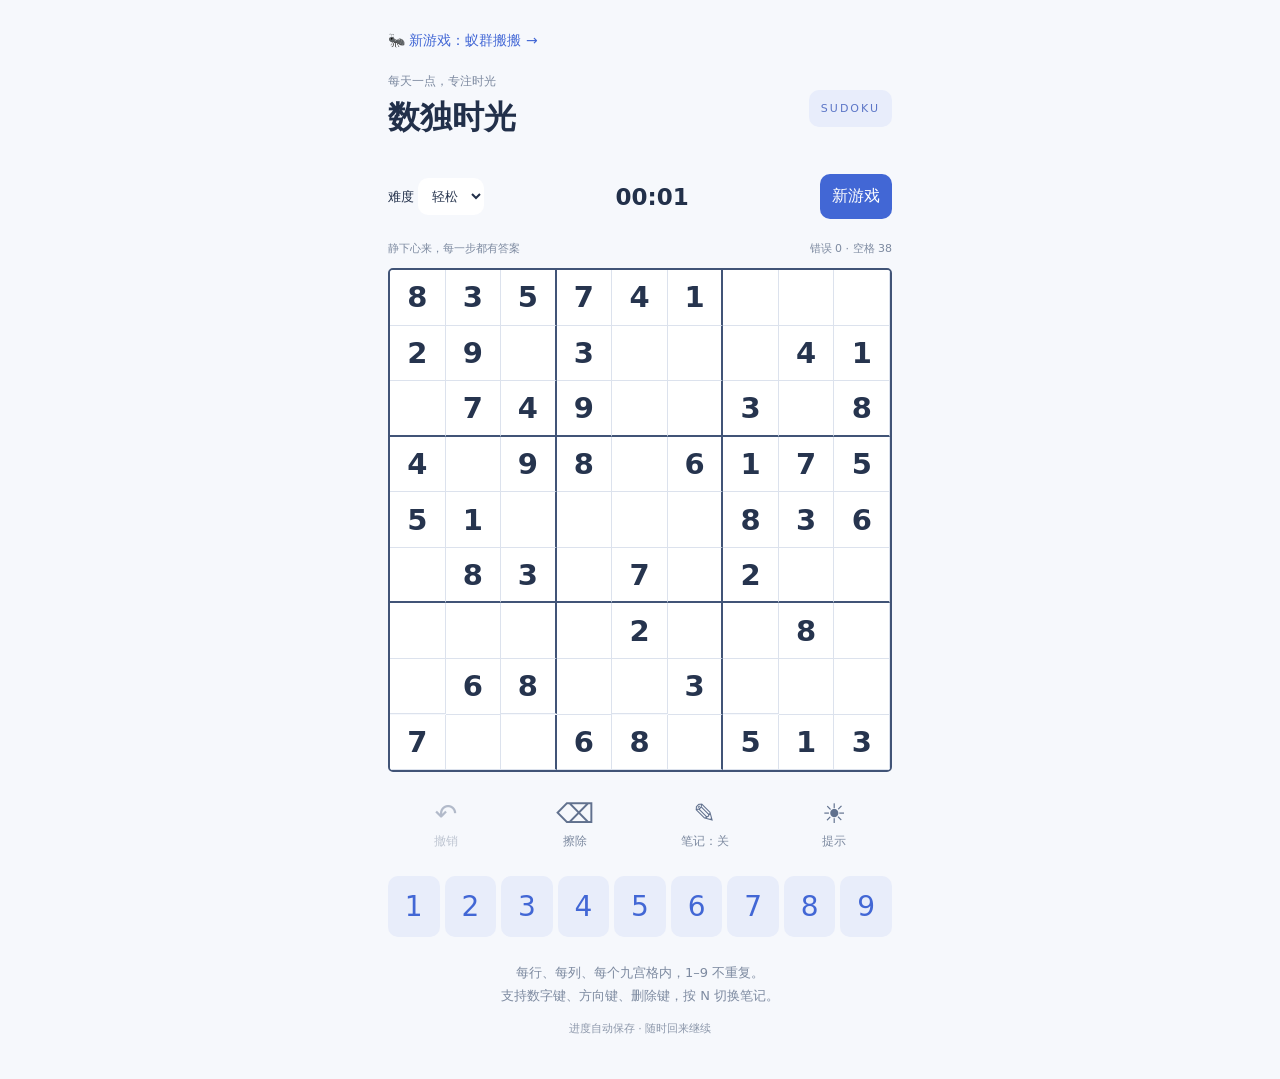
<file: index.html>
<!doctype html><html lang="zh-CN"><head><meta charset="utf-8"><meta name="viewport" content="width=device-width,initial-scale=1"><title>数独时光</title><link rel="stylesheet" href="style.css"><script src="utils/sudoku.js" defer></script><script src="web.js" defer></script></head><body><main><a href="colony/" style="display:block;margin-bottom:20px;color:#4267d5;font-size:14px;text-decoration:none">🐜 新游戏：蚁群搬搬 →</a><header><div><small>每天一点，专注时光</small><h1>数独时光</h1></div><span class="badge">SUDOKU</span></header><section class="toolbar"><label>难度 <select id="difficulty"><option value="0">轻松</option><option value="1">进阶</option><option value="2">挑战</option></select></label><time id="timer">00:00</time><button id="new">新游戏</button></section><p class="stats"><span id="status" role="status"></span><span id="stats"></span></p><div id="board" aria-label="数独棋盘"></div><div class="actions"><button id="undo">↶<small>撤销</small></button><button id="erase">⌫<small>擦除</small></button><button id="notes" aria-pressed="false">✎<small>笔记：关</small></button><button id="hint">☀<small>提示</small></button></div><div id="keyboard" aria-label="数字输入"></div><p class="tip">每行、每列、每个九宫格内，1–9 不重复。<br>支持数字键、方向键、删除键，按 N 切换笔记。</p><p id="saved">进度自动保存 · 随时回来继续</p></main></body></html>
</file>
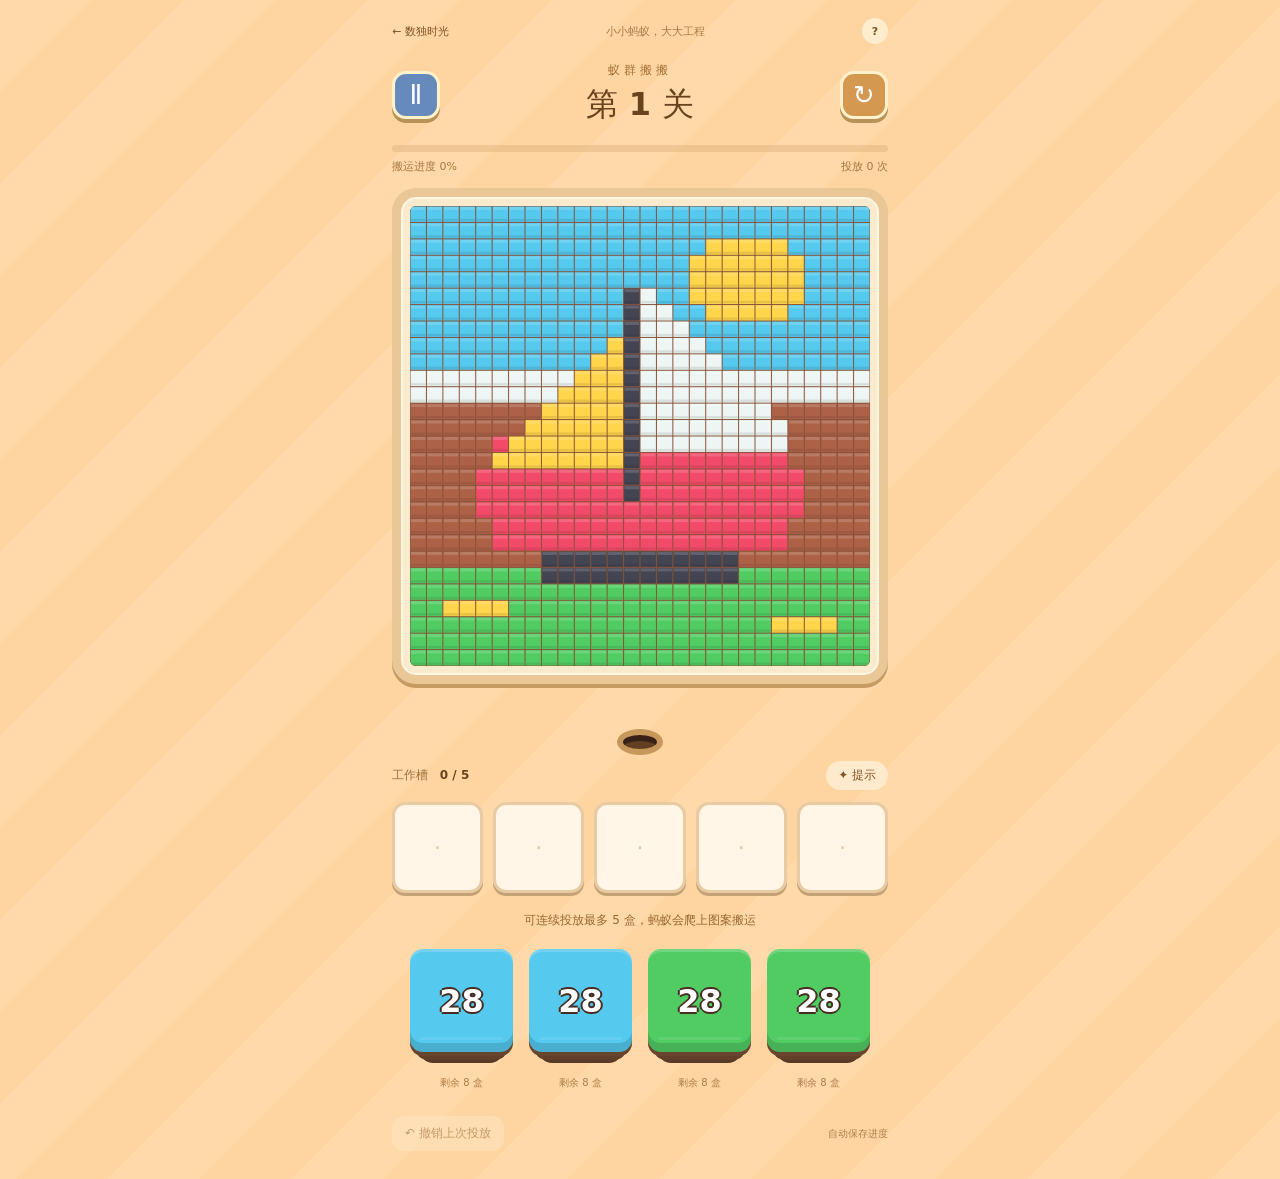
<file: colony/index.html>
<!doctype html>
<html lang="zh-CN"><head><meta charset="utf-8"><meta name="viewport" content="width=device-width,initial-scale=1"><meta name="theme-color" content="#ffdab0"><title>蚁群搬搬 · 像素消除</title><link rel="stylesheet" href="style.css"><script src="engine.js" defer></script><script src="game.js" defer></script></head>
<body><main><canvas id="swarm" aria-hidden="true"></canvas>
<nav><a href="../index.html">← 数独时光</a><span>小小蚂蚁，大大工程</span><button id="help" aria-label="游戏说明">?</button></nav>
<header><button id="pause" aria-label="暂停游戏">Ⅱ</button><div><p>蚁群搬搬</p><h1>第 <span id="level">1</span> 关</h1></div><button id="restart" aria-label="重新开始">↻</button></header>
<div class="progress"><div id="progress-fill"></div></div><p class="progress-caption"><span id="progress-text">搬运进度 0%</span><span id="moves">投放 0 次</span></p>
<section class="frame"><canvas id="picture" aria-label="待搬运的彩色像素图案"></canvas><div id="overlay" hidden><h2 id="overlay-title"></h2><p id="overlay-text"></p><button id="overlay-action">继续</button></div></section>
<div class="trail"><canvas id="ants" aria-hidden="true"></canvas><div class="nest"></div></div>
<div class="slot-heading"><span>工作槽 <strong id="slot-count">0 / 5</strong></span><button id="hint">✦ 提示</button></div><div id="slots" aria-label="五个工作槽"></div>
<p id="message" role="status">可连续投放最多 5 盒，蚂蚁会爬上图案搬运</p>
<section id="stacks" aria-label="待投放的方块"></section>
<footer><button id="undo">↶ 撤销上次投放</button><span id="save-status">自动保存进度</span></footer>
<dialog id="instructions"><h2>蚁群搬搬</h2><p>点击每列最上面的方块，把它放进工作槽。数字代表它能搬走的同色像素数量。</p><p>蚂蚁从洞里出发，搬走图案边缘或与空白相邻的同色像素，再带回洞里。搬空一盒就会腾出槽位；5 个槽都满且无法搬运时，本局失败。</p><p>清空图案即可过关。先观察露在外面的颜色，再选择方块！操作失误可以撤销上一次投放。</p><button id="close-help">知道了</button></dialog>
</main></body></html>
</file>
<file: style.css>
*{box-sizing:border-box}body{margin:0;background:#f6f8fc;color:#22304a;font-family:system-ui,sans-serif}main{max-width:540px;margin:auto;padding:32px 18px}header,.toolbar,.stats{display:flex;justify-content:space-between;align-items:center}header{margin-bottom:28px}small{font-size:12px;color:#7d8aa0}h1{font-size:32px;margin:6px 0}.badge{background:#e8edfb;color:#5c76c7;border-radius:10px;padding:12px;font-size:11px;letter-spacing:2px}button,select{font:inherit;cursor:pointer;border:0;border-radius:10px;touch-action:manipulation}button:focus-visible,select:focus-visible{outline:3px solid #e3a63a;outline-offset:-3px}button:disabled{opacity:.45;cursor:default}select{padding:10px;background:white;color:#22304a}.toolbar label{font-size:13px}time{font-size:23px;font-weight:600;font-variant-numeric:tabular-nums}#new{background:#4267d5;color:white;padding:12px}.stats{font-size:11px;color:#7d8aa0;margin:22px 0 12px;gap:8px}#board{display:grid;grid-template-columns:repeat(9,minmax(0,1fr));border:2px solid #415477;border-radius:5px;overflow:hidden}.cell{aspect-ratio:1;min-width:0;border-radius:0;background:white;color:#4267d5;border-right:1px solid #dce2ed;border-bottom:1px solid #dce2ed;font-size:clamp(20px,5vw,29px);padding:0;display:flex;align-items:center;justify-content:center}.fixed{color:#26344e;font-weight:600}.related{background:#f0f3fb}.same{background:#e0e8fc}.selected{background:#c7d6ff;box-shadow:inset 0 0 0 2px #4267d5}.error{color:#c22c47;background:#fff0f2}.box-right{border-right:2px solid #415477}.box-bottom{border-bottom:2px solid #415477}.note-grid{display:grid;grid-template-columns:repeat(3,1fr);width:100%;height:100%;padding:2px}.note-grid span{font-size:clamp(8px,2vw,11px);align-self:center;color:#61718e}.actions{display:flex;justify-content:space-between;margin:18px 0}.actions button{width:23%;background:transparent;color:#61718e;font-size:27px;padding:8px 0}.actions small{display:block;margin-top:4px}.actions .active{background:#e4ebff;color:#4267d5}#keyboard{display:grid;grid-template-columns:repeat(9,minmax(0,1fr));gap:5px}#keyboard button{background:#e8edfa;color:#4267d5;font-size:clamp(20px,5vw,28px);padding:14px 0}.tip{text-align:center;font-size:13px;color:#7d8aa0;line-height:1.8;margin-top:24px}#saved{text-align:center;font-size:11px;color:#8d98ab}@media(max-width:360px){main{padding:22px 10px}.stats{font-size:10px}#keyboard{gap:3px}}
</file>
<file: colony/style.css>
:root{font-family:system-ui,-apple-system,sans-serif;color:#68431e;background:#ffd7a4;font-synthesis:none}*{box-sizing:border-box}body{margin:0;background:repeating-linear-gradient(135deg,#ffffff0d 0 65px,#dba14e0a 65px 130px);min-height:100vh}main{max-width:540px;padding:18px 22px 28px;margin:auto}button,a{-webkit-tap-highlight-color:transparent}button{font:inherit;cursor:pointer;touch-action:manipulation;border:0}button:focus-visible,a:focus-visible{outline:3px solid #3670b8;outline-offset:4px}button:disabled{cursor:default;opacity:.45}nav{display:flex;justify-content:space-between;align-items:center;font-size:11px;color:#a67b49}nav a{color:#805425;text-decoration:none}nav button{border-radius:50%;width:26px;height:26px;background:#ffedce;color:#805425;font-weight:bold}header{display:flex;justify-content:space-between;align-items:center;text-align:center;margin:18px 0}header p{font-size:12px;letter-spacing:4px;margin:0 0 4px;color:#a06e34}h1{margin:0;font-size:32px;font-weight:850}header button{background:#658abb;color:white;border:3px solid #fff1ca;border-radius:14px;width:48px;height:48px;font-size:26px;box-shadow:0 4px 0 #b79157}#restart{background:#d59851}.progress{height:7px;background:#d2a16a55;border-radius:8px;overflow:hidden}#progress-fill{height:100%;width:0;background:#77a452;border-radius:8px;transition:width .2s}.progress-caption{display:flex;justify-content:space-between;font-size:11px;margin:7px 0 14px;color:#a3753e}.frame{position:relative;background:#faebce;border:9px solid #eac797;border-radius:24px;box-shadow:0 4px 0 #c69b61, inset 0 0 0 2px #fff6e1;padding:9px;overflow:hidden}#picture{display:block;width:100%;aspect-ratio:1;border-radius:6px;background:#854b32;image-rendering:pixelated}#overlay{position:absolute;inset:0;background:#fff0d9eF;display:flex;flex-direction:column;align-items:center;justify-content:center;text-align:center;padding:24px;backdrop-filter:blur(3px)}#overlay[hidden]{display:none}#overlay h2{font-size:28px;margin:0 0 12px}#overlay p{font-size:14px;line-height:1.8}#overlay button,dialog button{background:#638a4d;color:white;padding:12px 30px;border-radius:12px;box-shadow:0 4px 0 #466637}.trail{height:74px;position:relative}.trail canvas{width:100%;height:100%;display:block}.nest{position:absolute;left:calc(50% - 23px);bottom:3px;width:46px;height:26px;border-radius:50%;background:#614022;border:6px solid #c7985c;box-shadow:inset 0 6px 0 #382116;pointer-events:none}.slot-heading{display:flex;justify-content:space-between;font-size:12px;align-items:center;margin:3px 0 12px;color:#9d713b}.slot-heading strong{margin-left:8px;color:#68431e}.slot-heading button{background:#ffeacd;border-radius:15px;color:#805425;padding:6px 12px}#slots{display:grid;grid-template-columns:repeat(5,minmax(0,1fr));gap:10px}.slot{aspect-ratio:1;background:#fff6e7;border:3px solid #e8cba3;border-radius:13px;box-shadow:0 3px 0 #c4a174;display:flex;align-items:center;justify-content:center}.empty{font-size:22px;color:#ddc7a4}.box{width:100%;aspect-ratio:1;border-radius:13px;background:var(--color);position:relative;display:flex;align-items:center;justify-content:center;font-size:clamp(20px,6vw,32px);font-weight:900;color:white;text-shadow:2px 0 #472c22,-2px 0 #472c22,0 2px #472c22,0 -2px #472c22;box-shadow:inset 0 -9px 0 #0002,inset 0 3px 0 #ffffff30,0 4px 0 #69452d;transition:transform .15s}.box::after{content:'';position:absolute;bottom:12px;left:10%;width:80%;height:3px;background:#ffffff16;border-radius:3px}.slot .box{width:90%;font-size:clamp(19px,5vw,29px)}.waiting{animation:waiting 1.5s infinite}.hinted{outline:4px solid #fff6d2;animation:wiggle .7s infinite}#message{text-align:center;font-size:12px;color:#96672f;min-height:32px;margin:18px 0 6px;line-height:1.5}#stacks{display:grid;grid-template-columns:repeat(4,minmax(0,1fr));gap:16px;padding:0 18px}.stack{position:relative;padding-bottom:38px;min-width:0}.stack button{z-index:3}.stack button:hover:not(:disabled){transform:translateY(-3px)}.stack .behind{position:absolute;left:5%;width:90%;top:14px;z-index:2;pointer-events:none;filter:brightness(.92)}.stack .behind.second{top:27px;left:10%;width:80%;z-index:1;filter:brightness(.83)}.depth{position:absolute;bottom:0;left:0;width:100%;text-align:center;color:#ab7c45;font-size:10px}.finished-stack{aspect-ratio:1;display:flex;align-items:center;justify-content:center;border:2px dashed #c79c6655;border-radius:12px;font-size:22px;color:#ba905c}footer{display:flex;justify-content:space-between;align-items:center;margin-top:26px;font-size:10px;color:#ab7f4b}footer button{padding:9px 13px;background:#ffe8c7;border-radius:12px;color:#805425;font-size:12px}dialog{max-width:380px;width:calc(100% - 40px);border:3px solid #ebc996;border-radius:22px;background:#fff3df;color:#68431e;padding:24px;box-shadow:0 20px 80px #58300d44}dialog::backdrop{background:#45281066}dialog h2{margin-top:0}dialog p{font-size:14px;line-height:1.8}@keyframes waiting{50%{filter:brightness(.88)}}@keyframes wiggle{50%{outline-color:#678f4d}}@media(max-width:360px){main{padding:14px 12px}#stacks{gap:12px;padding:0 12px}#slots{gap:6px}nav span{display:none}.frame{border-width:7px;padding:6px}}@media(prefers-reduced-motion:reduce){*{animation:none!important;transition:none!important}}

main{position:relative}#swarm{position:absolute;inset:0;width:100%;height:100%;pointer-events:none;z-index:5}#overlay{z-index:6}.trail #ants{visibility:hidden}.slot-heading,footer{position:relative;z-index:7}

.stack button:disabled{opacity:1;filter:saturate(.65) brightness(.9)}
</file>
